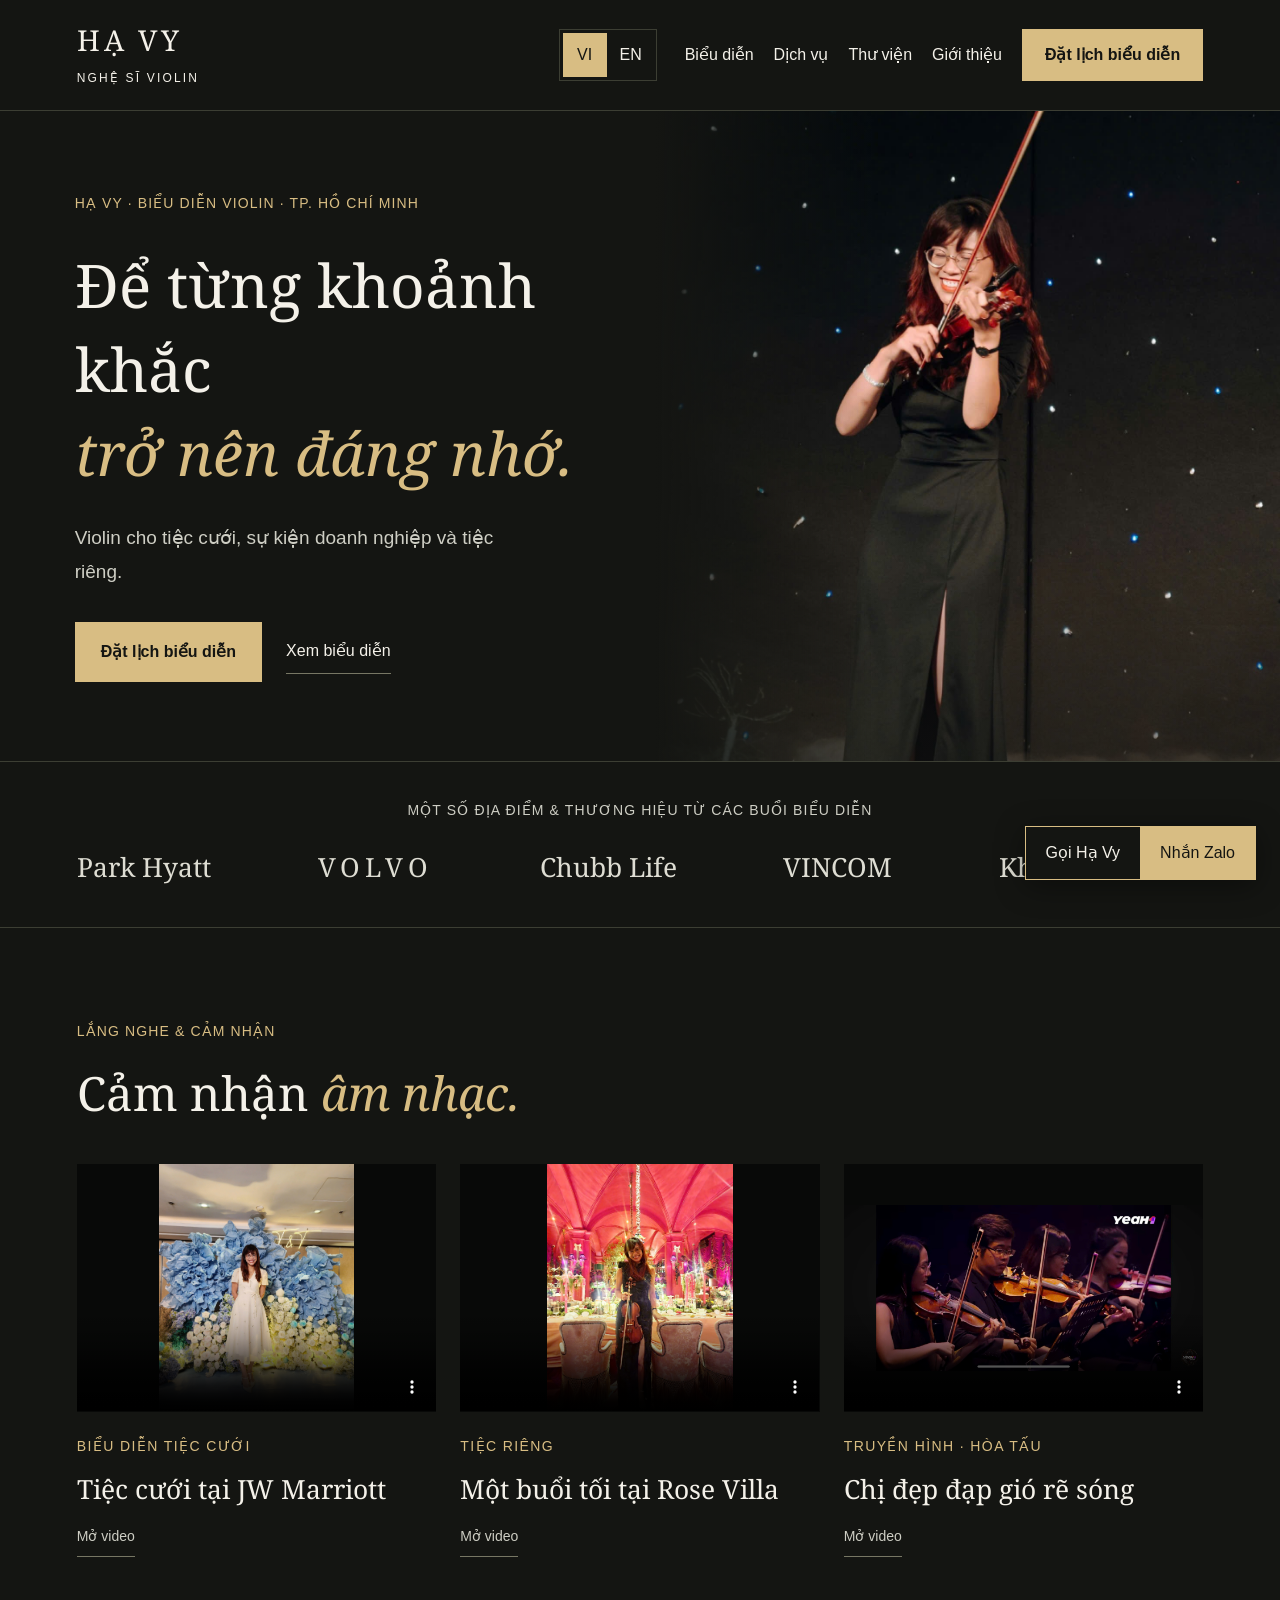
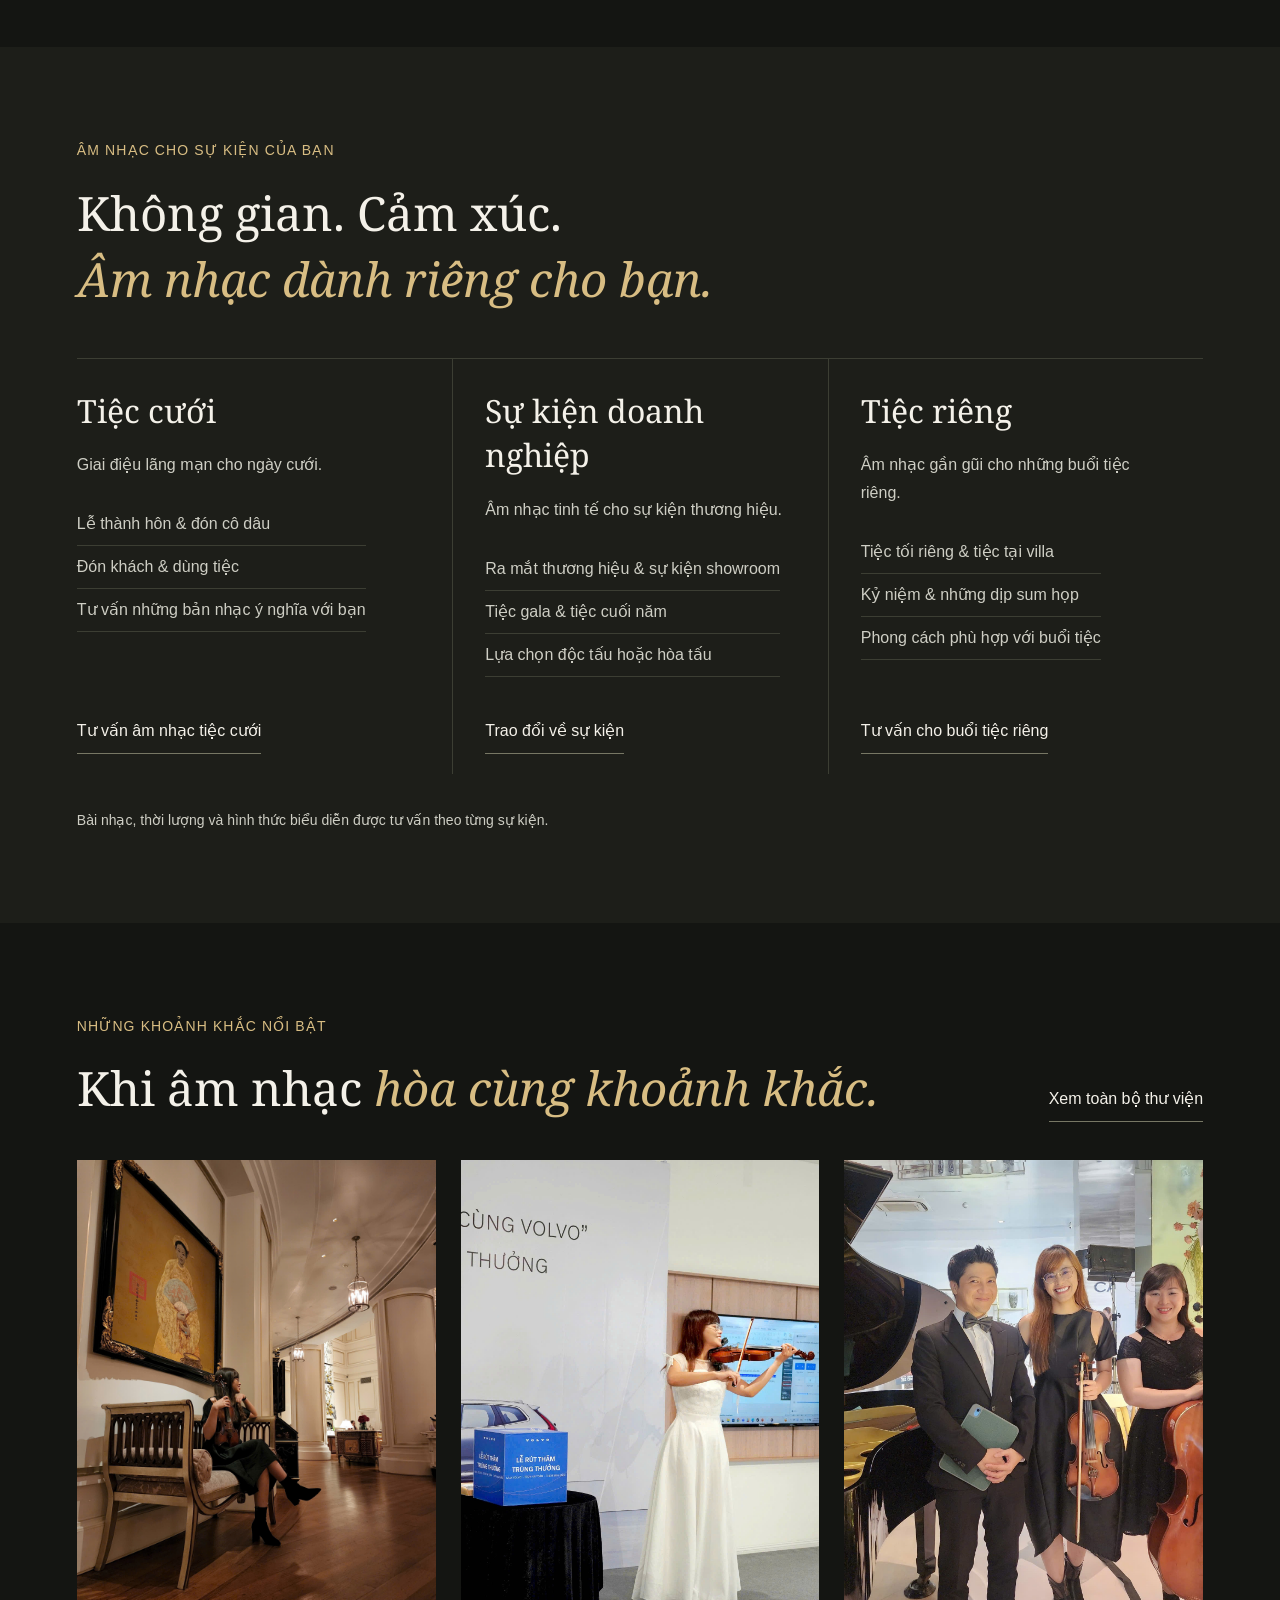
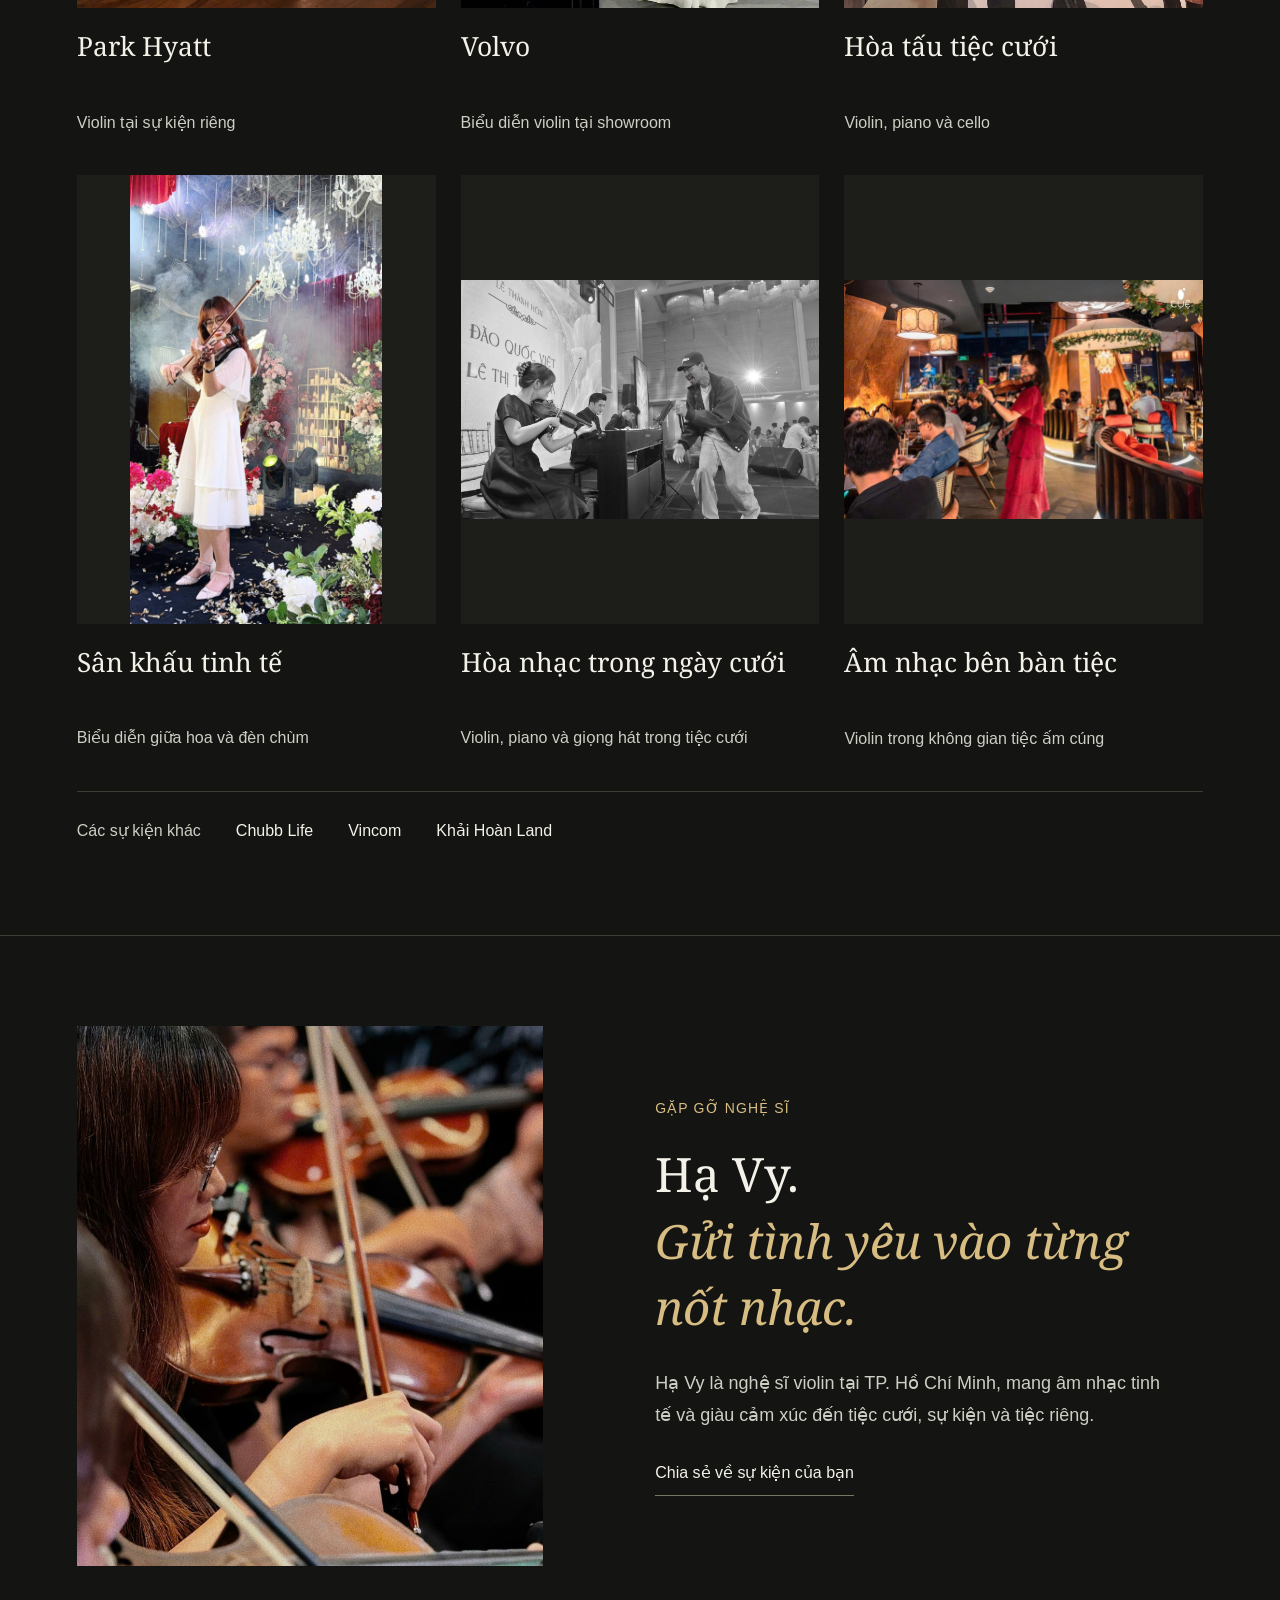
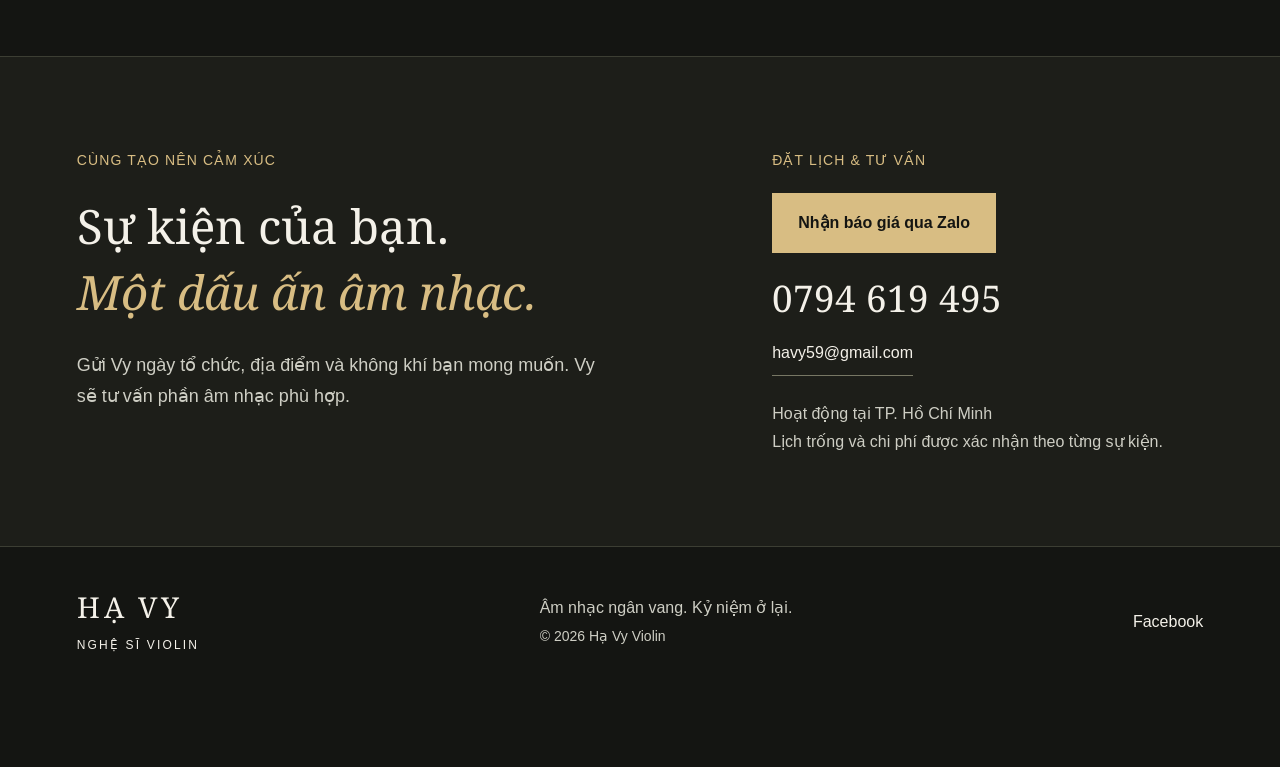
<file: index.html>
<!doctype html>
<html lang="en"><head><meta charset="utf-8"><meta name="viewport" content="width=device-width, initial-scale=1"><meta name="theme-color" content="#141512"><meta name="description" content="Book Hạ Vy for live violin at weddings, corporate events and private celebrations. Watch performances and enquire directly via Zalo or phone."><title>Hạ Vy Violin | Wedding & Event Violinist in Ho Chi Minh City</title><link rel="stylesheet" href="css/booking.css"></head><body><a class="skip-link" href="#main">Skip to content</a>
<header class="site-header"><a class="brand" href="index.html" aria-label="Hạ Vy Violin home">HẠ VY<span>VIOLINIST</span></a><div class="language-switch" role="group" aria-label="Language / Ngôn ngữ"><button type="button" data-language="vi" aria-label="Tiếng Việt" aria-pressed="true">VI</button><button type="button" data-language="en" aria-label="English" aria-pressed="false">EN</button></div><button class="menu-toggle" aria-expanded="false" aria-controls="navigation" hidden>Menu</button><nav id="navigation" aria-label="Main navigation"><a href="index.html#performances">Performances</a><a href="index.html#services">Services</a><a href="gallery.html">Gallery</a><a href="index.html#about">About</a><a class="button small" href="index.html#booking">Book a Show</a></nav></header><main id="main"><section class="hero"><div class="hero-copy"><p class="eyebrow">HẠ VY · LIVE VIOLIN · HO CHI MINH CITY</p><h1>Make the moment<br><em>unforgettable.</em></h1><p class="hero-description">Live violin for weddings, corporate events and private celebrations.</p><div class="actions"><a class="button" href="#booking">Book a Show</a><a class="text-link" href="#performances">Watch performances</a></div></div><div class="hero-image"><img src="images/thanhdi2.jpg" alt="Hạ Vy performing violin in a black evening dress on a softly lit stage" fetchpriority="high" width="1200" height="1600"></div></section>
<section class="proof" aria-label="Selected venues and brands from past performances"><p class="eyebrow">SELECTED VENUES & BRANDS FROM PAST PERFORMANCES</p><div class="brand-row"><span>Park Hyatt</span><span class="volvo">VOLVO</span><span>Chubb Life</span><span>VINCOM</span><span>Khải Hoàn Land</span></div></section>
<section class="section" id="performances"><div class="section-heading"><div><p class="eyebrow">HEAR THE DIFFERENCE</p><h2>Experience the <em>music.</em></h2></div></div><div class="video-grid"><figure class="performance"><video controls playsinline preload="none" poster="images/wedding3.jpg" aria-label="A wedding at JW Marriott"><source src="videos/marriot.mp4" type="video/mp4">Your browser does not support video. <a href="videos/marriot.mp4">Open the performance video</a>.</video><figcaption><span>WEDDING PERFORMANCE</span><h3>A wedding at JW Marriott</h3><a class="text-link video-fallback" href="videos/marriot.mp4">Open video</a></figcaption></figure><figure class="performance"><video controls playsinline preload="none" poster="images/roseVilla.jpg" aria-label="An evening at Rose Villa"><source src="videos/rosevilla.mp4" type="video/mp4">Your browser does not support video. <a href="videos/rosevilla.mp4">Open the performance video</a>.</video><figcaption><span>PRIVATE CELEBRATION</span><h3>An evening at Rose Villa</h3><a class="text-link video-fallback" href="videos/rosevilla.mp4">Open video</a></figcaption></figure><figure class="performance"><video controls playsinline preload="none" poster="images/chidep.jpg" aria-label="Chị đẹp đạp gió rẽ sóng"><source src="videos/chidep.mp4" type="video/mp4">Your browser does not support video. <a href="videos/chidep.mp4">Open the performance video</a>.</video><figcaption><span>TELEVISION · ENSEMBLE PERFORMANCE</span><h3>Chị đẹp đạp gió rẽ sóng</h3><a class="text-link video-fallback" href="videos/chidep.mp4">Open video</a></figcaption></figure></div></section>
<section class="section services" id="services"><div class="section-heading"><div><p class="eyebrow">MUSIC FOR YOUR OCCASION</p><h2>A setting. A feeling.<br><em>Your kind of music.</em></h2></div></div><div class="service-grid"><article><h3>Weddings</h3><p>Romantic music for your wedding day.</p><ul><li>Ceremony & bridal entrance</li><li>Welcome reception & dinner</li><li>Discuss your meaningful song choices</li></ul><a class="text-link" href="#booking">Plan your wedding music</a></article><article><h3>Corporate events</h3><p>Elegant live music for your brand.</p><ul><li>Brand launches & showroom events</li><li>Gala dinners & year-end parties</li><li>Solo violin or ensemble options</li></ul><a class="text-link" href="#booking">Discuss your event</a></article><article><h3>Private celebrations</h3><p>Intimate music for your private celebration.</p><ul><li>Private dinners & villa parties</li><li>Anniversaries & intimate celebrations</li><li>A mood and format tailored to you</li></ul><a class="text-link" href="#booking">Create your private moment</a></article></div><p class="service-note">Repertoire, duration and performance arrangements are tailored to your event.</p></section>
<section class="section" id="gallery"><div class="section-heading"><div><p class="eyebrow">SELECTED MOMENTS</p><h2>Music meets <em>the occasion.</em></h2></div><a class="text-link" href="gallery.html">Explore the full gallery</a></div><div class="gallery-grid"><figure class="gallery-item"><a href="images/img5.jpg" target="_blank" rel="noopener noreferrer" aria-label="View full image: Park Hyatt"><img src="images/img5.jpg" alt="Park Hyatt — Violin for a private event" loading="lazy" width="900" height="1050"></a><figcaption><h3>Park Hyatt</h3><p>Violin for a private event</p></figcaption></figure><figure class="gallery-item"><a href="images/volvo.jpg" target="_blank" rel="noopener noreferrer" aria-label="View full image: Volvo"><img src="images/volvo.jpg" alt="Volvo — Live violin in a showroom setting" loading="lazy" width="900" height="1050"></a><figcaption><h3>Volvo</h3><p>Live violin in a showroom setting</p></figcaption></figure><figure class="gallery-item"><a href="images/img8.jpg" target="_blank" rel="noopener noreferrer" aria-label="View full image: Wedding ensemble"><img src="images/img8.jpg" alt="Wedding ensemble — Violin, piano and cello" loading="lazy" width="900" height="1050"></a><figcaption><h3>Wedding ensemble</h3><p>Violin, piano and cello</p></figcaption></figure><div class="new-photo"><figure class="gallery-item"><a href="images/ha-vy-floral-stage.jpg" target="_blank" rel="noopener noreferrer" aria-label="View full image: An elegant stage"><img src="images/ha-vy-floral-stage.jpg" alt="Hạ Vy — Live violin among flowers and chandeliers" loading="lazy" width="1080" height="1920"></a><figcaption><h3>An elegant stage</h3><p>Live violin among flowers and chandeliers</p></figcaption></figure></div><div class="new-photo"><figure class="gallery-item"><a href="images/ha-vy-wedding-band.jpg" target="_blank" rel="noopener noreferrer" aria-label="View full image: Wedding music, together"><img src="images/ha-vy-wedding-band.jpg" alt="Hạ Vy — Violin, piano and vocals at a wedding celebration" loading="lazy" width="2560" height="1703"></a><figcaption><h3>Wedding music, together</h3><p>Violin, piano and vocals at a wedding celebration</p></figcaption></figure></div><div class="new-photo"><figure class="gallery-item"><a href="images/ha-vy-dining-performance.jpg" target="_blank" rel="noopener noreferrer" aria-label="View full image: Music at the table"><img src="images/ha-vy-dining-performance.jpg" alt="Hạ Vy — Live violin in a warm dining setting" loading="lazy" width="1440" height="960"></a><figcaption><h3>Music at the table</h3><p>Live violin in a warm dining setting</p></figcaption></figure></div></div><div class="event-strip"><span>Also on stage for</span><a href="gallery.html#chubb-life">Chubb Life</a><a href="gallery.html#vincom">Vincom</a><a href="gallery.html#khai-hoan-land">Khải Hoàn Land</a></div></section>
<section class="about section" id="about"><img src="images/ha-vy-violin-closeup.jpg" alt="Hạ Vy playing violin alongside other string musicians" loading="lazy" width="900" height="1200"><div><p class="eyebrow">MEET THE ARTIST</p><h2>Hạ Vy.<br><em>A love for every note.</em></h2><p>I’m Hạ Vy, a violinist in Ho Chi Minh City. I bring warmth and elegance to weddings, events and private celebrations.</p><a class="text-link" href="#booking">Let’s talk about your event</a></div></section><section class="booking section" id="booking"><div><p class="eyebrow">LET’S SET THE TONE</p><h2>Your occasion.<br><em>A beautiful soundtrack.</em></h2><p>Share your date, venue and the mood you have in mind. Hạ Vy will help you choose the music.</p></div><div class="booking-contact"><p class="eyebrow">BOOKINGS & ENQUIRIES</p><a class="button" href="https://zalo.me/0794619495" target="_blank" rel="noopener noreferrer">Get a Quote on Zalo</a><a class="phone" href="tel:+84794619495">0794 619 495</a><a class="text-link" href="mailto:havy59@gmail.com?subject=Violin%20performance%20enquiry">havy59@gmail.com</a><p>Based in Ho Chi Minh City<br>Availability and pricing confirmed for each event.</p></div></section></main><footer class="site-footer"><a class="brand" href="index.html">HẠ VY<span>VIOLINIST</span></a><p>Live music. Lasting memories.<br><small>© <span data-year>2026</span> Hạ Vy Violin</small></p><a href="https://www.facebook.com/vy.vuvo.7/" target="_blank" rel="noopener noreferrer">Facebook</a></footer><aside class="contact-dock" aria-label="Quick booking"><a href="tel:+84794619495">Call Hạ Vy</a><a href="https://zalo.me/0794619495" target="_blank" rel="noopener noreferrer">Chat on Zalo</a></aside><script src="js/booking.js" defer></script><script src="js/language.js" defer></script></body></html>
</file>
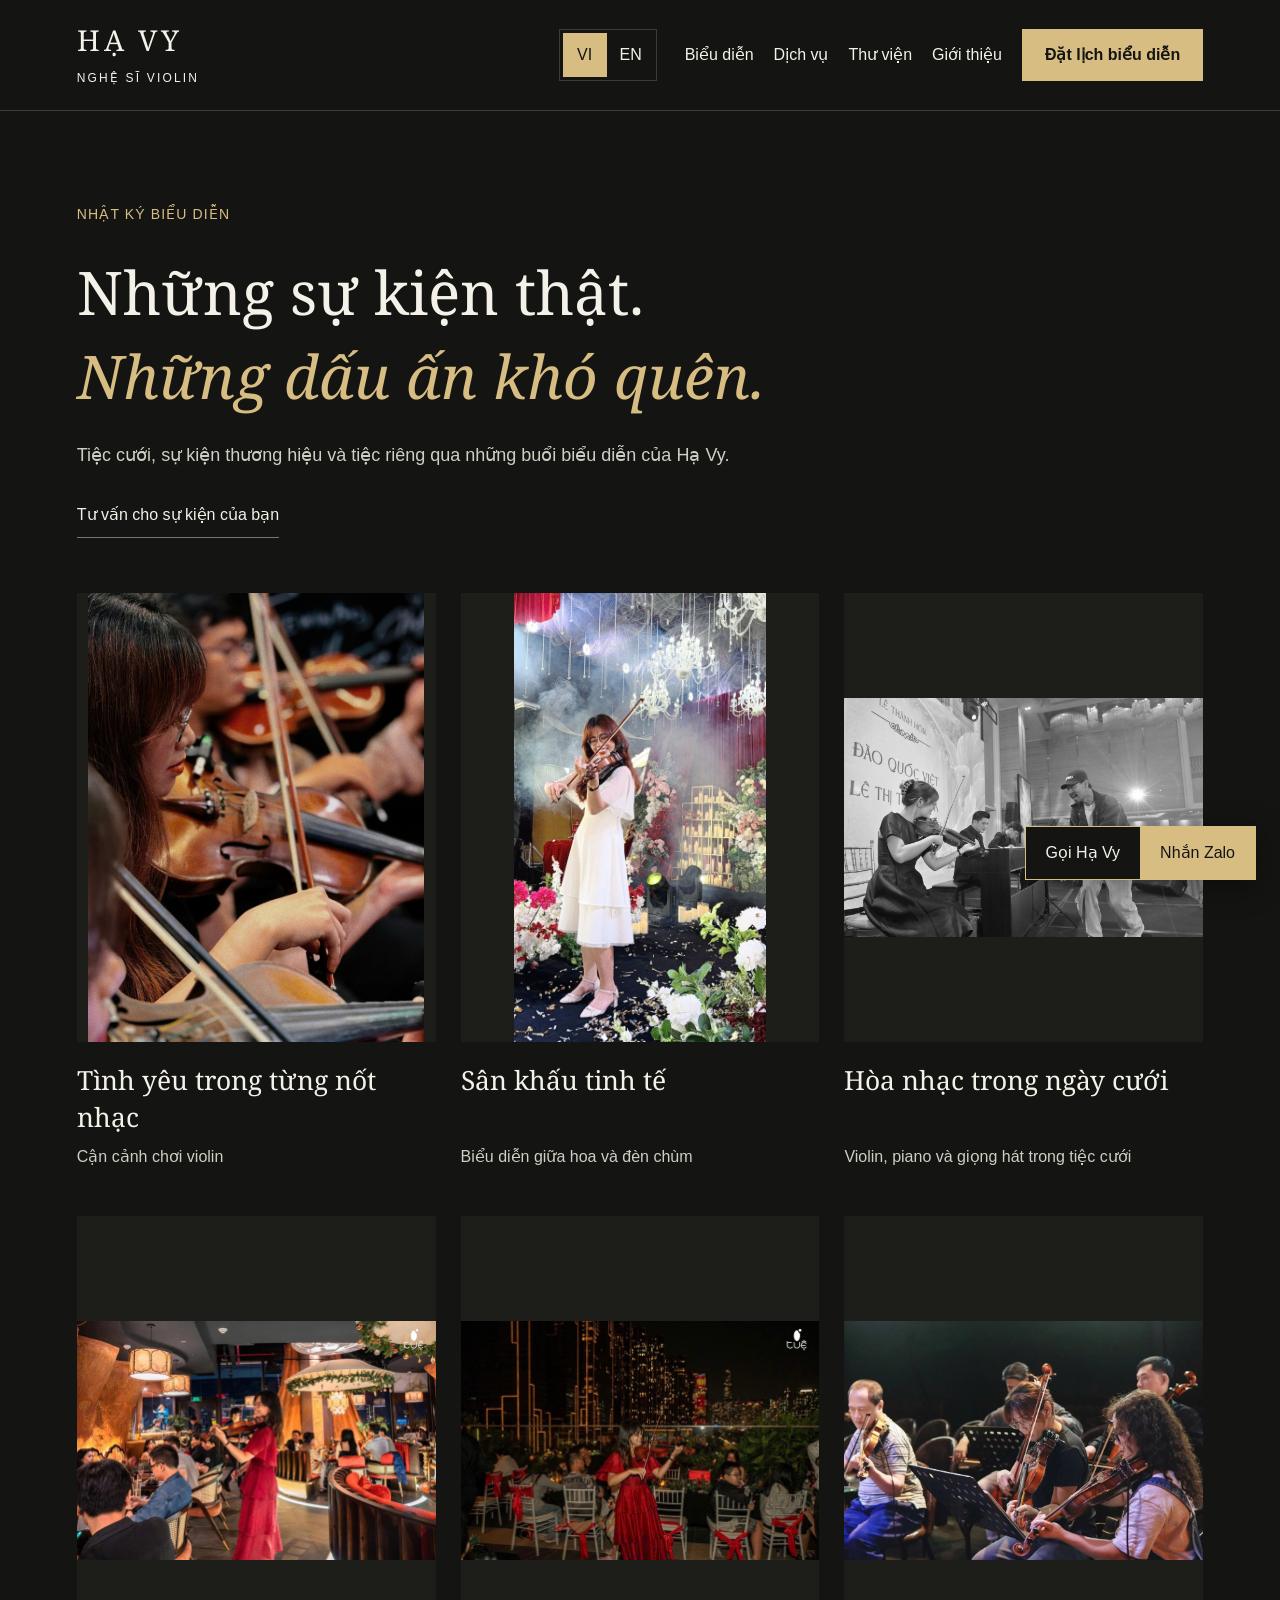
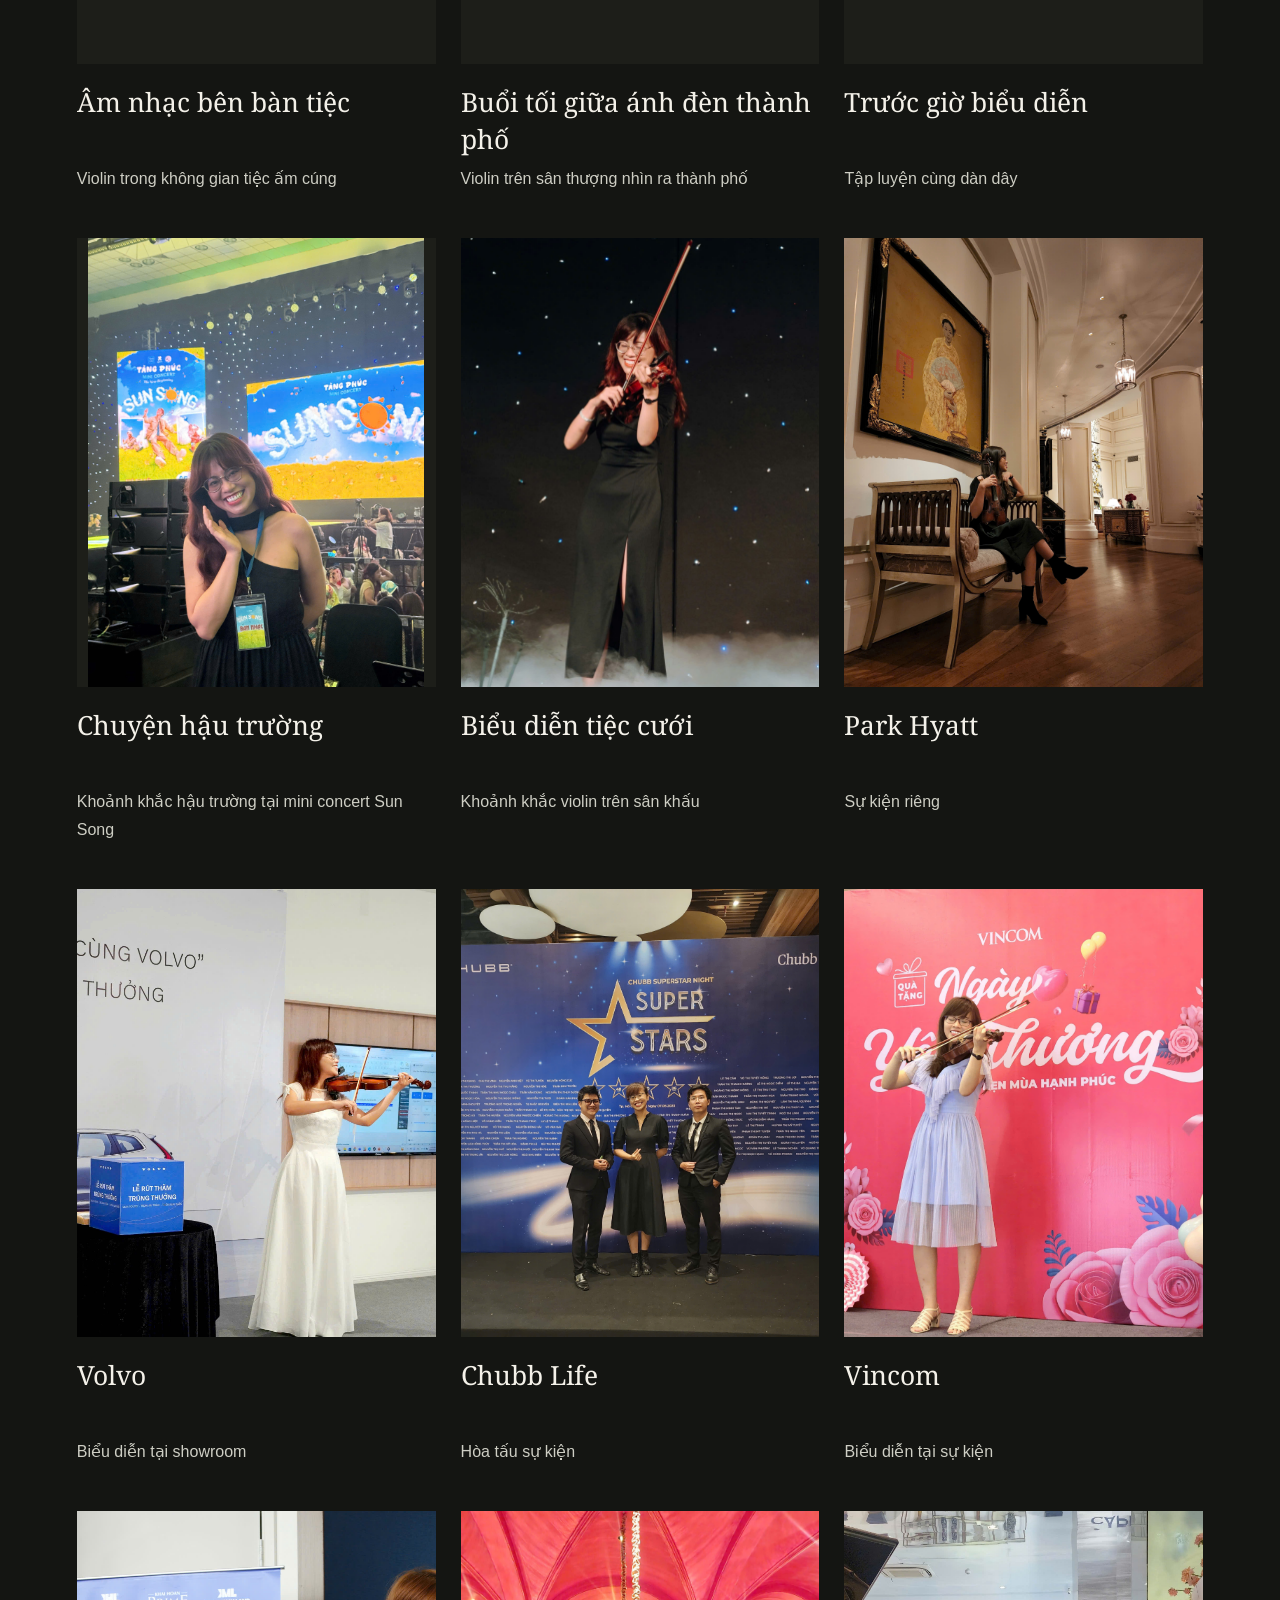
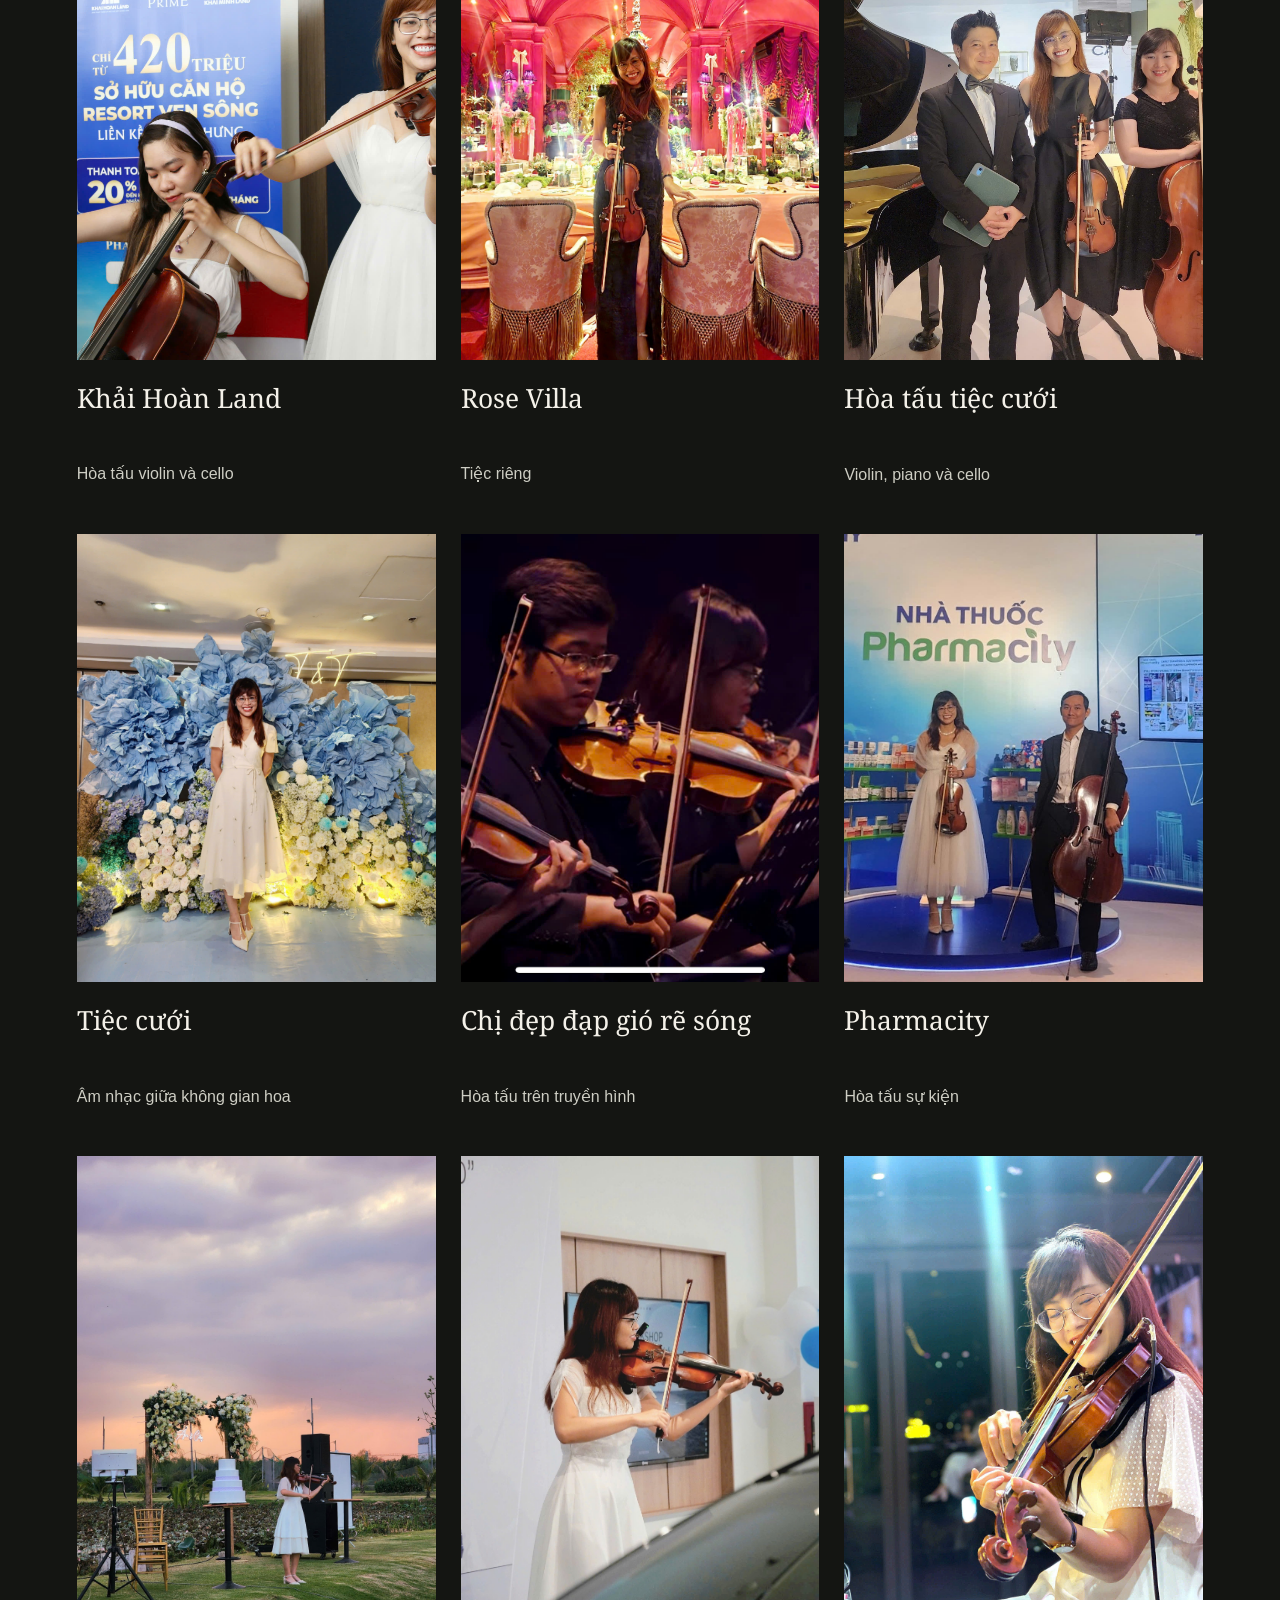
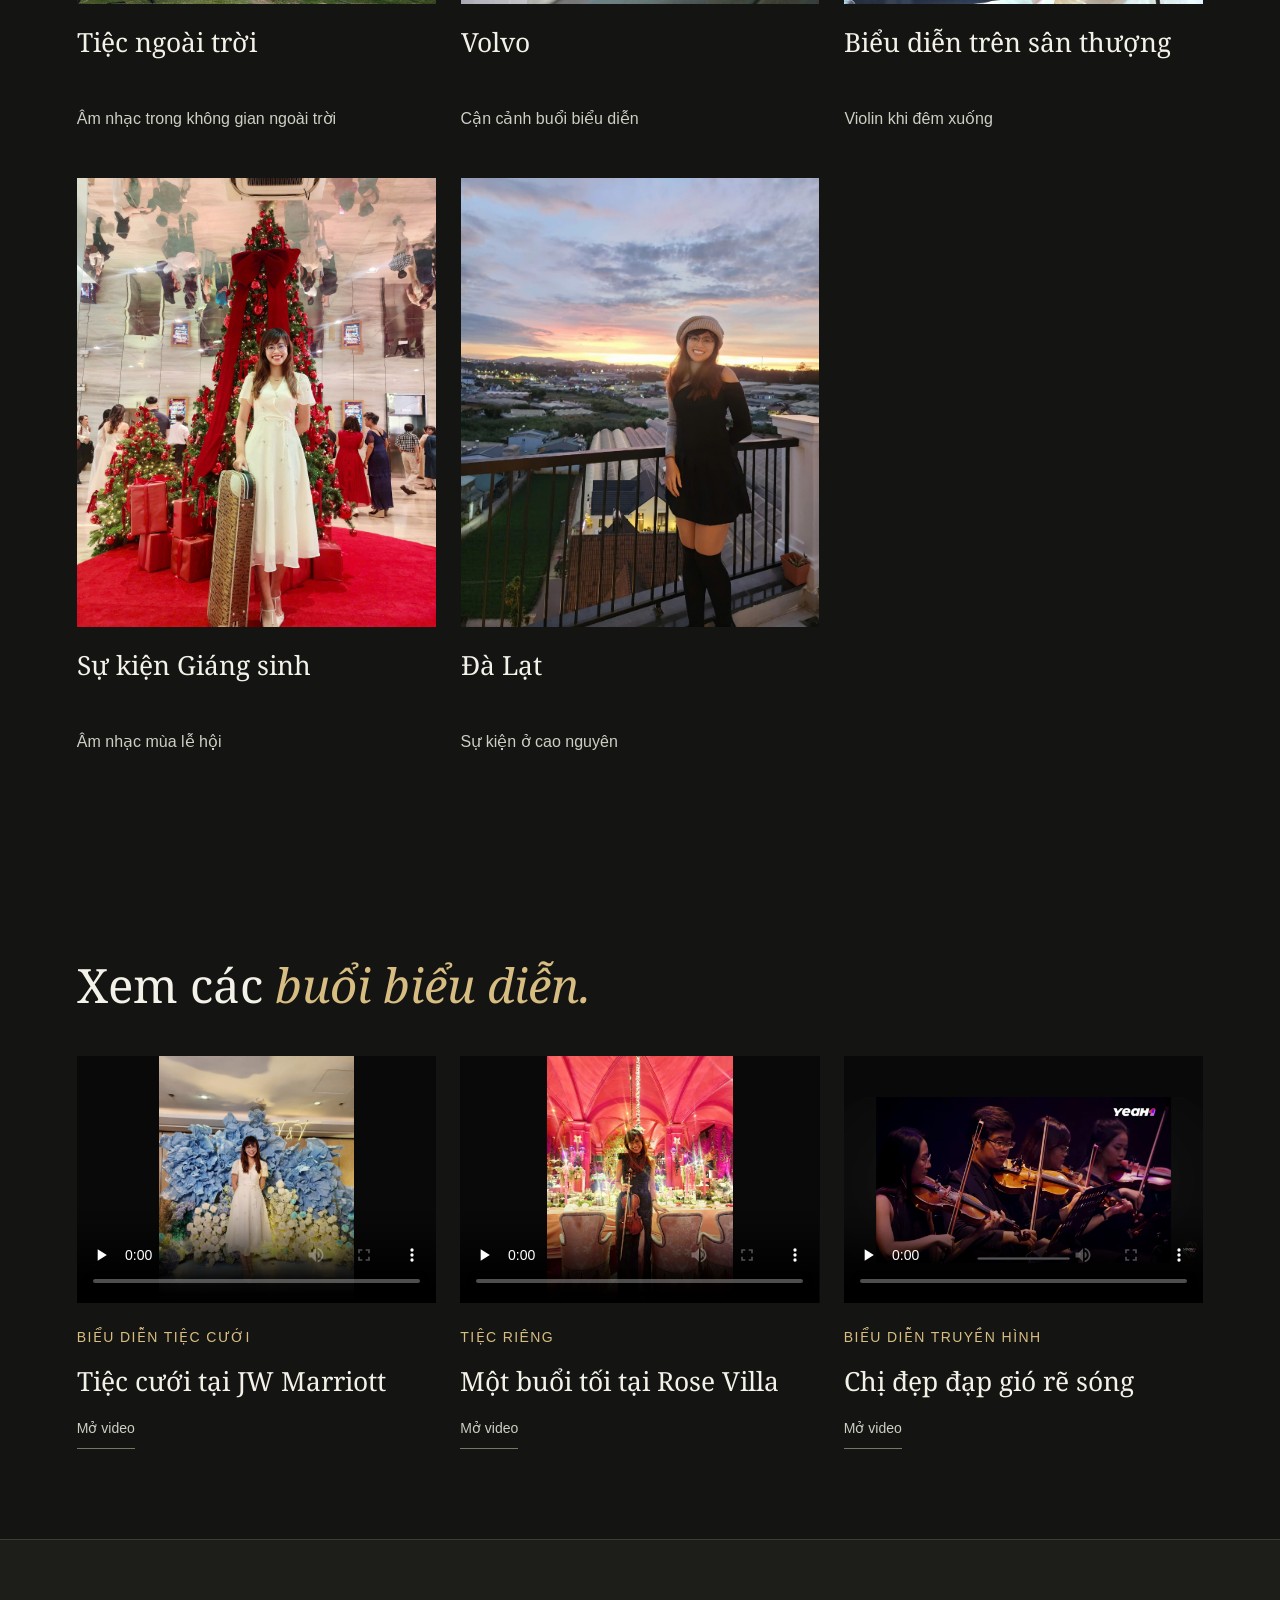
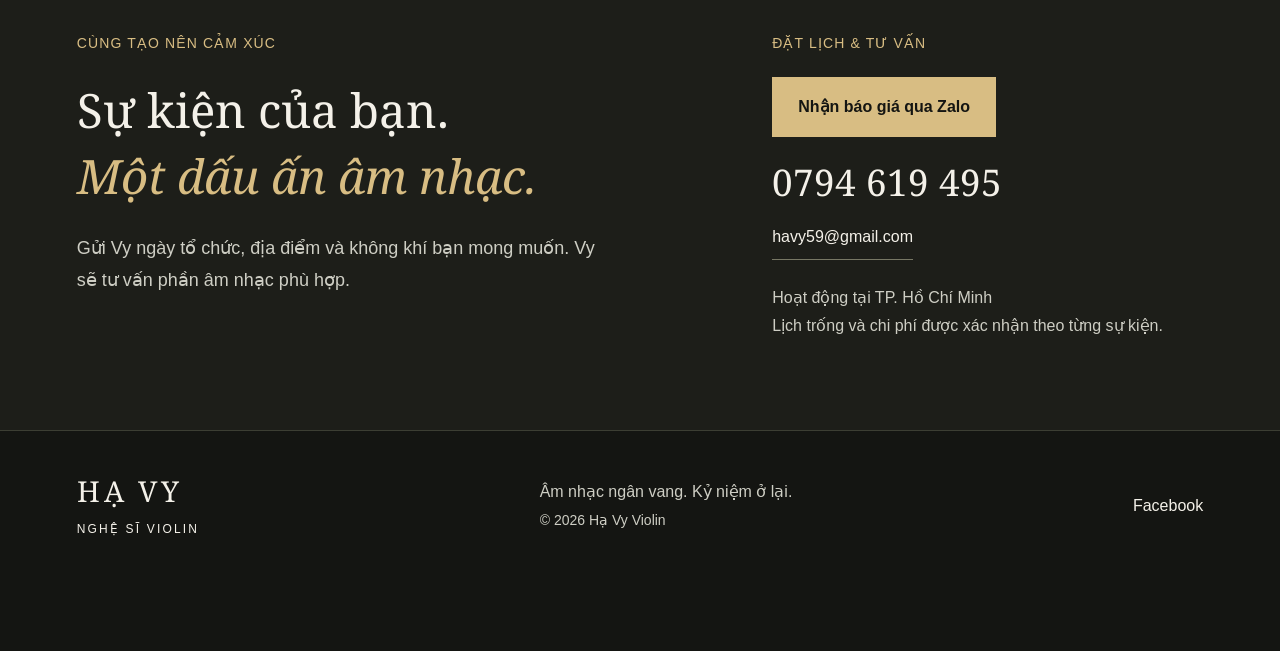
<file: gallery.html>
<!doctype html>
<html lang="en"><head><meta charset="utf-8"><meta name="viewport" content="width=device-width, initial-scale=1"><meta name="theme-color" content="#141512"><meta name="description" content="Explore Hạ Vy’s live violin performances at weddings, Park Hyatt, Volvo, Chubb Life, Vincom and private events."><title>Performance Gallery | Hạ Vy Violin</title><link rel="stylesheet" href="css/booking.css"></head><body><a class="skip-link" href="#main">Skip to content</a>
<header class="site-header"><a class="brand" href="index.html" aria-label="Hạ Vy Violin home">HẠ VY<span>VIOLINIST</span></a><div class="language-switch" role="group" aria-label="Language / Ngôn ngữ"><button type="button" data-language="vi" aria-label="Tiếng Việt" aria-pressed="true">VI</button><button type="button" data-language="en" aria-label="English" aria-pressed="false">EN</button></div><button class="menu-toggle" aria-expanded="false" aria-controls="navigation" hidden>Menu</button><nav id="navigation" aria-label="Main navigation"><a href="index.html#performances">Performances</a><a href="index.html#services">Services</a><a href="gallery.html">Gallery</a><a href="index.html#about">About</a><a class="button small" href="index.html#booking">Book a Show</a></nav></header><main id="main"><section class="section gallery-intro"><p class="eyebrow">THE PERFORMANCE JOURNAL</p><h1>Real occasions.<br><em>Lasting impressions.</em></h1><p>Weddings, brand events and private celebrations through Hạ Vy’s music.</p><a class="text-link" href="index.html#booking">Enquire about your event</a></section><section class="section gallery-page" aria-label="Performance photographs"><div class="new-photo"><figure class="gallery-item"><a href="images/ha-vy-violin-closeup.jpg" target="_blank" rel="noopener noreferrer" aria-label="View full image: A love for every note"><img src="images/ha-vy-violin-closeup.jpg" alt="Hạ Vy — A close-up of violin playing" loading="lazy" width="1536" height="2048"></a><figcaption><h3>A love for every note</h3><p>A close-up of violin playing</p></figcaption></figure></div><div class="new-photo"><figure class="gallery-item"><a href="images/ha-vy-floral-stage.jpg" target="_blank" rel="noopener noreferrer" aria-label="View full image: An elegant stage"><img src="images/ha-vy-floral-stage.jpg" alt="Hạ Vy — Live violin among flowers and chandeliers" loading="lazy" width="1080" height="1920"></a><figcaption><h3>An elegant stage</h3><p>Live violin among flowers and chandeliers</p></figcaption></figure></div><div class="new-photo"><figure class="gallery-item"><a href="images/ha-vy-wedding-band.jpg" target="_blank" rel="noopener noreferrer" aria-label="View full image: Wedding music, together"><img src="images/ha-vy-wedding-band.jpg" alt="Hạ Vy — Violin, piano and vocals at a wedding celebration" loading="lazy" width="2560" height="1703"></a><figcaption><h3>Wedding music, together</h3><p>Violin, piano and vocals at a wedding celebration</p></figcaption></figure></div><div class="new-photo"><figure class="gallery-item"><a href="images/ha-vy-dining-performance.jpg" target="_blank" rel="noopener noreferrer" aria-label="View full image: Music at the table"><img src="images/ha-vy-dining-performance.jpg" alt="Hạ Vy — Live violin in a warm dining setting" loading="lazy" width="1440" height="960"></a><figcaption><h3>Music at the table</h3><p>Live violin in a warm dining setting</p></figcaption></figure></div><div class="new-photo"><figure class="gallery-item"><a href="images/ha-vy-rooftop-evening.jpg" target="_blank" rel="noopener noreferrer" aria-label="View full image: An evening above the city"><img src="images/ha-vy-rooftop-evening.jpg" alt="Hạ Vy — Violin with a rooftop skyline backdrop" loading="lazy" width="1440" height="960"></a><figcaption><h3>An evening above the city</h3><p>Violin with a rooftop skyline backdrop</p></figcaption></figure></div><div class="new-photo"><figure class="gallery-item"><a href="images/ha-vy-ensemble-rehearsal.jpg" target="_blank" rel="noopener noreferrer" aria-label="View full image: Before the performance"><img src="images/ha-vy-ensemble-rehearsal.jpg" alt="Hạ Vy — Rehearsing with the string ensemble" loading="lazy" width="2048" height="1365"></a><figcaption><h3>Before the performance</h3><p>Rehearsing with the string ensemble</p></figcaption></figure></div><div class="new-photo"><figure class="gallery-item"><a href="images/ha-vy-concert-backstage.jpg" target="_blank" rel="noopener noreferrer" aria-label="View full image: Behind the scenes"><img src="images/ha-vy-concert-backstage.jpg" alt="Hạ Vy — A backstage moment at the Sun Song mini concert" loading="lazy" width="1920" height="2560"></a><figcaption><h3>Behind the scenes</h3><p>A backstage moment at the Sun Song mini concert</p></figcaption></figure></div><div><figure class="gallery-item"><a href="images/thanhdi2.jpg" target="_blank" rel="noopener noreferrer" aria-label="View full image: Wedding performance"><img src="images/thanhdi2.jpg" alt="Wedding performance — A live violin moment on stage" loading="lazy" width="900" height="1050"></a><figcaption><h3>Wedding performance</h3><p>A live violin moment on stage</p></figcaption></figure></div><div><figure class="gallery-item"><a href="images/img5.jpg" target="_blank" rel="noopener noreferrer" aria-label="View full image: Park Hyatt"><img src="images/img5.jpg" alt="Park Hyatt — Private event" loading="lazy" width="900" height="1050"></a><figcaption><h3>Park Hyatt</h3><p>Private event</p></figcaption></figure></div><div><figure class="gallery-item"><a href="images/volvo.jpg" target="_blank" rel="noopener noreferrer" aria-label="View full image: Volvo"><img src="images/volvo.jpg" alt="Volvo — Showroom performance" loading="lazy" width="900" height="1050"></a><figcaption><h3>Volvo</h3><p>Showroom performance</p></figcaption></figure></div><div id="chubb-life"><figure class="gallery-item"><a href="images/img11.jpg" target="_blank" rel="noopener noreferrer" aria-label="View full image: Chubb Life"><img src="images/img11.jpg" alt="Chubb Life — Event ensemble" loading="lazy" width="900" height="1050"></a><figcaption><h3>Chubb Life</h3><p>Event ensemble</p></figcaption></figure></div><div id="vincom"><figure class="gallery-item"><a href="images/img7.jpg" target="_blank" rel="noopener noreferrer" aria-label="View full image: Vincom"><img src="images/img7.jpg" alt="Vincom — Live event performance" loading="lazy" width="900" height="1050"></a><figcaption><h3>Vincom</h3><p>Live event performance</p></figcaption></figure></div><div id="khai-hoan-land"><figure class="gallery-item"><a href="images/img14.jpg" target="_blank" rel="noopener noreferrer" aria-label="View full image: Khải Hoàn Land"><img src="images/img14.jpg" alt="Khải Hoàn Land — Violin and cello performance" loading="lazy" width="900" height="1050"></a><figcaption><h3>Khải Hoàn Land</h3><p>Violin and cello performance</p></figcaption></figure></div><div><figure class="gallery-item"><a href="images/roseVilla.jpg" target="_blank" rel="noopener noreferrer" aria-label="View full image: Rose Villa"><img src="images/roseVilla.jpg" alt="Rose Villa — Private celebration" loading="lazy" width="900" height="1050"></a><figcaption><h3>Rose Villa</h3><p>Private celebration</p></figcaption></figure></div><div><figure class="gallery-item"><a href="images/tamtau.jpg" target="_blank" rel="noopener noreferrer" aria-label="View full image: Wedding ensemble"><img src="images/tamtau.jpg" alt="Wedding ensemble — Violin, piano and cello" loading="lazy" width="900" height="1050"></a><figcaption><h3>Wedding ensemble</h3><p>Violin, piano and cello</p></figcaption></figure></div><div><figure class="gallery-item"><a href="images/wedding3.jpg" target="_blank" rel="noopener noreferrer" aria-label="View full image: Wedding celebration"><img src="images/wedding3.jpg" alt="Wedding celebration — A floral setting for live music" loading="lazy" width="900" height="1050"></a><figcaption><h3>Wedding celebration</h3><p>A floral setting for live music</p></figcaption></figure></div><div><figure class="gallery-item"><a href="images/chidep.jpg" target="_blank" rel="noopener noreferrer" aria-label="View full image: Chị đẹp đạp gió rẽ sóng"><img src="images/chidep.jpg" alt="Chị đẹp đạp gió rẽ sóng — Television ensemble performance" loading="lazy" width="900" height="1050"></a><figcaption><h3>Chị đẹp đạp gió rẽ sóng</h3><p>Television ensemble performance</p></figcaption></figure></div><div><figure class="gallery-item"><a href="images/pharmacity.jpg" target="_blank" rel="noopener noreferrer" aria-label="View full image: Pharmacity"><img src="images/pharmacity.jpg" alt="Pharmacity — Event ensemble" loading="lazy" width="900" height="1050"></a><figcaption><h3>Pharmacity</h3><p>Event ensemble</p></figcaption></figure></div><div><figure class="gallery-item"><a href="images/golf.jpg" target="_blank" rel="noopener noreferrer" aria-label="View full image: Outdoor celebration"><img src="images/golf.jpg" alt="Outdoor celebration — Live music in an open-air setting" loading="lazy" width="900" height="1050"></a><figcaption><h3>Outdoor celebration</h3><p>Live music in an open-air setting</p></figcaption></figure></div><div><figure class="gallery-item"><a href="images/volvo2.jpg" target="_blank" rel="noopener noreferrer" aria-label="View full image: Volvo"><img src="images/volvo2.jpg" alt="Volvo — A closer look at the performance" loading="lazy" width="900" height="1050"></a><figcaption><h3>Volvo</h3><p>A closer look at the performance</p></figcaption></figure></div><div><figure class="gallery-item"><a href="images/wedding2.jpg" target="_blank" rel="noopener noreferrer" aria-label="View full image: Rooftop performance"><img src="images/wedding2.jpg" alt="Rooftop performance — Live violin after dark" loading="lazy" width="900" height="1050"></a><figcaption><h3>Rooftop performance</h3><p>Live violin after dark</p></figcaption></figure></div><div><figure class="gallery-item"><a href="images/noel.jpg" target="_blank" rel="noopener noreferrer" aria-label="View full image: Christmas event"><img src="images/noel.jpg" alt="Christmas event — Music for the festive season" loading="lazy" width="900" height="1050"></a><figcaption><h3>Christmas event</h3><p>Music for the festive season</p></figcaption></figure></div><div><figure class="gallery-item"><a href="images/dalat.jpg" target="_blank" rel="noopener noreferrer" aria-label="View full image: Đà Lạt"><img src="images/dalat.jpg" alt="Đà Lạt — An event in the highlands" loading="lazy" width="900" height="1050"></a><figcaption><h3>Đà Lạt</h3><p>An event in the highlands</p></figcaption></figure></div></section><section class="section" id="performances"><div class="section-heading"><h2>Watch the <em>performances.</em></h2></div><div class="video-grid"><figure class="performance"><video controls playsinline preload="none" poster="images/wedding3.jpg" aria-label="A wedding at JW Marriott"><source src="videos/marriot.mp4" type="video/mp4">Your browser does not support video. <a href="videos/marriot.mp4">Open the performance video</a>.</video><figcaption><span>WEDDING PERFORMANCE</span><h3>A wedding at JW Marriott</h3><a class="text-link video-fallback" href="videos/marriot.mp4">Open video</a></figcaption></figure><figure class="performance"><video controls playsinline preload="none" poster="images/roseVilla.jpg" aria-label="An evening at Rose Villa"><source src="videos/rosevilla.mp4" type="video/mp4">Your browser does not support video. <a href="videos/rosevilla.mp4">Open the performance video</a>.</video><figcaption><span>PRIVATE CELEBRATION</span><h3>An evening at Rose Villa</h3><a class="text-link video-fallback" href="videos/rosevilla.mp4">Open video</a></figcaption></figure><figure class="performance"><video controls playsinline preload="none" poster="images/chidep.jpg" aria-label="Chị đẹp đạp gió rẽ sóng"><source src="videos/chidep.mp4" type="video/mp4">Your browser does not support video. <a href="videos/chidep.mp4">Open the performance video</a>.</video><figcaption><span>TELEVISION PERFORMANCE</span><h3>Chị đẹp đạp gió rẽ sóng</h3><a class="text-link video-fallback" href="videos/chidep.mp4">Open video</a></figcaption></figure></div></section><section class="booking section" id="booking"><div><p class="eyebrow">LET’S SET THE TONE</p><h2>Your occasion.<br><em>A beautiful soundtrack.</em></h2><p>Share your date, venue and the mood you have in mind. Hạ Vy will help you choose the music.</p></div><div class="booking-contact"><p class="eyebrow">BOOKINGS & ENQUIRIES</p><a class="button" href="https://zalo.me/0794619495" target="_blank" rel="noopener noreferrer">Get a Quote on Zalo</a><a class="phone" href="tel:+84794619495">0794 619 495</a><a class="text-link" href="mailto:havy59@gmail.com?subject=Violin%20performance%20enquiry">havy59@gmail.com</a><p>Based in Ho Chi Minh City<br>Availability and pricing confirmed for each event.</p></div></section></main><footer class="site-footer"><a class="brand" href="index.html">HẠ VY<span>VIOLINIST</span></a><p>Live music. Lasting memories.<br><small>© <span data-year>2026</span> Hạ Vy Violin</small></p><a href="https://www.facebook.com/vy.vuvo.7/" target="_blank" rel="noopener noreferrer">Facebook</a></footer><aside class="contact-dock" aria-label="Quick booking"><a href="tel:+84794619495">Call Hạ Vy</a><a href="https://zalo.me/0794619495" target="_blank" rel="noopener noreferrer">Chat on Zalo</a></aside><script src="js/booking.js" defer></script><script src="js/language.js" defer></script></body></html>
</file>
<file: css/booking.css>
:root{--bg:#141512;--surface:#1d1e19;--text:#f4f1e9;--muted:#bdbdb1;--gold:#d8bd83;--line:#3c3e33;--serif:Georgia,'Times New Roman',serif}*{box-sizing:border-box}html{scroll-behavior:smooth;scroll-padding-top:110px}body{margin:0;background:var(--bg);color:var(--text);font:16px/1.7 Arial,Helvetica,sans-serif}a{color:inherit;text-decoration:none}a:hover{color:var(--gold)}button,a{-webkit-tap-highlight-color:transparent}a:focus-visible,button:focus-visible,video:focus-visible{outline:3px solid var(--gold);outline-offset:5px}img{display:block;max-width:100%;object-fit:cover}h1,h2,h3,p,figure{margin:0}h1,h2,h3{font-family:var(--serif);font-weight:400;line-height:1.12}h1{font-size:clamp(3rem,5.6vw,6rem);letter-spacing:-.055em}h2{font-size:clamp(2.35rem,3.7vw,4rem);letter-spacing:-.04em}h3{font-size:1.65rem}em{font-weight:400;color:var(--gold)}p{color:var(--muted)}.eyebrow{font-size:.75rem;letter-spacing:.19em;color:var(--gold);line-height:1.8}.section{max-width:1440px;margin:auto;padding:90px 6%}.site-header{min-height:100px;padding:20px 6%;display:flex;align-items:center;justify-content:space-between;gap:28px;border-bottom:1px solid var(--line);background:var(--bg);position:relative;z-index:10}.brand{font:1.8rem/1 var(--serif);letter-spacing:.13em;white-space:nowrap}.brand span{display:block;font: .625rem/1.8 Arial,sans-serif;letter-spacing:.3em;margin-top:8px}.site-header nav{display:flex;align-items:center;gap:30px;font-size:.875rem}.button{display:inline-flex;justify-content:center;align-items:center;gap:32px;padding:15px 25px;border:1px solid var(--gold);background:var(--gold);color:var(--bg);font-size:.875rem;font-weight:600;min-height:48px;transition:background .2s,color .2s}.button:hover{color:var(--text);background:transparent}.button.small{padding:11px 22px}.text-link{font-size:.875rem;display:inline-block;padding:8px 0;border-bottom:1px solid #777764}.hero{max-width:1600px;margin:auto;display:grid;grid-template-columns:1.05fr 1fr;min-height:650px}.hero-copy{padding:90px 5% 55px 11.4%;align-self:center;position:relative;z-index:1}.hero h1{margin:26px 0}.hero-description{max-width:440px}.actions{display:flex;gap:28px;align-items:center;flex-wrap:wrap;margin-top:34px}.hero-footnote{font-size:.7rem;letter-spacing:.13em;margin-top:72px}.hero-footnote span{padding:0 9px;color:var(--gold)}.hero-image{position:relative;min-width:0;min-height:650px}.hero-image img{width:100%;height:100%;position:absolute;object-position:50% 38%}.hero-image:after{content:'';position:absolute;inset:0;background:linear-gradient(90deg,var(--bg),transparent 35%),linear-gradient(0deg,rgba(20,21,18,.55),transparent 35%)}.image-note{position:absolute;bottom:35px;right:9%;z-index:1;font-size:.7rem;letter-spacing:.22em}.proof{padding:35px 6% 42px;text-align:center;border-top:1px solid var(--line);border-bottom:1px solid var(--line)}.proof .eyebrow{color:var(--muted);font-size:.7rem}.brand-row{max-width:1200px;margin:25px auto 0;display:flex;justify-content:space-between;align-items:center;gap:25px;flex-wrap:wrap}.brand-row span{font:1.65rem var(--serif);color:#deddd3}.brand-row .volvo{letter-spacing:.2em}.section-heading{display:flex;align-items:flex-end;justify-content:space-between;gap:30px;margin-bottom:38px}.section-heading h2{margin-top:16px}.section-heading>p{font-size:.875rem;max-width:350px}.video-grid{display:grid;grid-template-columns:repeat(3,minmax(0,1fr));gap:24px}.performance video{width:100%;aspect-ratio:16/11;display:block;background:#080908;object-fit:contain}.performance figcaption{padding-top:18px}.performance figcaption>span{font-size:.7rem;color:var(--gold);letter-spacing:.13em}.performance h3{font-size:1.3rem;margin-top:10px;line-height:1.35}.video-fallback{font-size:.75rem;margin-top:8px;color:var(--muted)}.services{max-width:none;background:var(--surface)}.service-grid{display:grid;grid-template-columns:repeat(3,minmax(0,1fr));border-top:1px solid var(--line);margin-top:45px}.service-grid article{padding:35px 32px 20px 0;display:flex;flex-direction:column;align-items:flex-start}.service-grid article+article{padding-left:32px;border-left:1px solid var(--line)}.service-number{font:1.5rem var(--serif);color:var(--gold);margin-bottom:28px}.service-grid h3{margin-bottom:18px;font-size:1.9rem}.service-grid p{font-size:.9375rem}.service-grid ul{list-style:none;padding:0;margin:24px 0 32px;color:var(--muted);font-size:.875rem}.service-grid li{padding:7px 0;border-bottom:1px solid var(--line)}.service-grid .text-link{margin-top:auto}.service-note{font-size:.8125rem;margin-top:34px}.gallery-grid{display:grid;grid-template-columns:repeat(3,minmax(0,1fr));gap:25px}.gallery-item img{width:100%;height:auto;aspect-ratio:4/5;transition:filter .2s;object-position:center}.gallery-item a:hover img{filter:brightness(1.1)}.gallery-item figcaption{margin-top:20px}.gallery-item h3{font-size:1.5rem}.gallery-item p{font-size:.875rem;margin-top:7px}.event-strip{display:flex;flex-wrap:wrap;gap:20px 35px;border-top:1px solid var(--line);margin-top:38px;padding-top:25px;font-size:.875rem}.event-strip span{color:var(--muted)}.about{display:grid;grid-template-columns: .85fr 1fr;gap:10%;align-items:center;border-top:1px solid var(--line)}.about>img{width:100%;height:540px;object-position:50% 50%}.about h2{margin:20px 0 28px}.about p:not(.eyebrow){margin-bottom:20px;max-width:520px}.booking{display:grid;grid-template-columns:1.3fr 1fr;gap:12%;border-top:1px solid var(--line);background:var(--surface);max-width:none}.booking h2{margin:20px 0 24px}.booking>div>p:not(.eyebrow){max-width:540px}.booking-contact{display:flex;align-items:flex-start;flex-direction:column;justify-content:center}.booking-contact .button{margin:20px 0}.phone{font:2.3rem var(--serif);margin-bottom:8px}.booking-contact>p:last-child{font-size:.8125rem;margin-top:24px}.site-footer{display:flex;align-items:center;justify-content:space-between;gap:25px;padding:40px 6% 110px;border-top:1px solid var(--line)}.site-footer p{font-size:.875rem}.site-footer small{font-size:.75rem}.site-footer>a:last-child{font-size:.875rem}.contact-dock{position:fixed;bottom:20px;right:24px;display:flex;z-index:20;box-shadow:0 6px 30px #0006;border:1px solid var(--gold);background:var(--bg)}.contact-dock a{font-size:.875rem;padding:12px 20px}.contact-dock a:last-child{background:var(--gold);color:var(--bg)}.contact-dock a:hover{background:var(--text);color:var(--bg)}.skip-link{position:absolute;top:-100px;left:20px;background:var(--gold);color:var(--bg);padding:12px;z-index:30}.skip-link:focus{top:15px}.menu-toggle{font:inherit;background:transparent;color:var(--text);border:1px solid var(--line);padding:9px 14px;min-height:44px}.gallery-intro{padding-bottom:45px}.gallery-intro h1{margin:22px 0}.gallery-intro .text-link{margin-top:22px}.gallery-page{padding-top:10px;display:grid;grid-template-columns:repeat(3,minmax(0,1fr));gap:45px 25px}.gallery-page>div{scroll-margin-top:30px}
@media(min-width:1600px){.hero-copy{padding-left:96px}.section{padding-left:80px;padding-right:80px}.services,.booking{padding-left:max(6%,calc((100% - 1280px)/2));padding-right:max(6%,calc((100% - 1280px)/2))}}
@media(max-width:1000px){.site-header{padding:20px 5%;flex-wrap:wrap}.site-header nav{gap:20px}.hero-copy{padding:55px 5% 45px 10%}.hero,.hero-image{min-height:600px}.hero h1{font-size:3.8rem}.hero-footnote{margin-top:40px;line-height:2}.section{padding:65px 5%}.section-heading{align-items:flex-start}.service-grid article{padding-right:20px}.service-grid article+article{padding-left:20px}.about{gap:6%}.about>img{height:460px}.booking{gap:7%}.brand-row{justify-content:center;gap:22px 38px}}
@media(max-width:720px){html{scroll-padding-top:24px}.site-header{min-height:85px;gap:16px}.brand{font-size:1.5rem}.site-header nav{width:100%;flex-wrap:wrap;gap:12px 22px;padding:16px 0 5px}.site-header nav[data-collapsible="true"]{display:none}.site-header nav[data-collapsible="true"].is-open{display:flex}.menu-toggle:not([hidden]){display:block}.hero{display:flex;flex-direction:column;min-height:auto}.hero-copy{padding:46px 6% 32px}.hero h1{font-size:clamp(2.9rem,10vw,4.4rem);margin:20px 0}.hero .eyebrow{font-size:.65rem}.hero-description{font-size:.9375rem;max-width:460px}.actions{gap:18px;margin-top:25px}.hero-footnote{margin-top:28px;font-size:.65rem}.hero-image{min-height:400px;height:115vw;max-height:540px}.hero-image img{object-position:50% 38%}.hero-image:after{background:linear-gradient(0deg,rgba(20,21,18,.5),transparent 40%)}.proof{padding:28px 6%}.brand-row{gap:20px 28px}.brand-row span{font-size:1.3rem}.section{padding:55px 6%}.section-heading{display:block;margin-bottom:28px}.section-heading>p,.section-heading>.text-link{margin-top:20px}.video-grid{grid-template-columns:1fr;gap:32px}.performance video{aspect-ratio:16/10}.service-grid{grid-template-columns:1fr;margin-top:30px}.service-grid article,.service-grid article+article{padding:30px 0;border-left:0;border-bottom:1px solid var(--line)}.service-number{margin-bottom:15px}.service-grid ul{width:100%;margin:16px 0 20px}.gallery-grid{grid-template-columns:1fr;gap:34px}.gallery-item img{aspect-ratio:4/4.5}.about{grid-template-columns:1fr;gap:35px}.about>img{height:440px}.booking{grid-template-columns:1fr;gap:40px}.booking h2{font-size:2.45rem}.phone{font-size:2rem}.site-footer{align-items:flex-start;flex-wrap:wrap;padding:35px 6% 110px}.contact-dock{bottom:0;left:0;right:0;border-bottom:0;padding-bottom:env(safe-area-inset-bottom);background:var(--bg)}.contact-dock a{flex:1;text-align:center;padding:14px 10px}.gallery-page{grid-template-columns:1fr 1fr;gap:30px 16px;padding-top:0}.gallery-page h3{font-size:1.25rem}.gallery-page p{font-size:.8125rem}.gallery-intro{padding-bottom:35px}}
@media(max-width:380px){.gallery-page{grid-template-columns:1fr}.actions{align-items:flex-start;flex-direction:column}.hero-footnote span{padding:0 3px}}
@media(prefers-reduced-motion:reduce){html{scroll-behavior:auto}*{transition:none!important}}

@media(min-width:721px){.menu-toggle{display:none}}

/* Use equal media frames while retaining the full new photographs. */
.gallery-item > a{display:block;aspect-ratio:4/5;background:var(--surface);overflow:hidden}.gallery-item > a > img{width:100%;height:100%;aspect-ratio:auto;object-fit:cover}.new-photo .gallery-item > a > img{object-fit:contain}.gallery-item figcaption h3{line-height:1.4;min-height:2.8em}@media(max-width:720px){.gallery-item > a{aspect-ratio:4/4.5}.gallery-grid .gallery-item figcaption h3{min-height:0}}@media(max-width:380px){.gallery-page .gallery-item figcaption h3{min-height:0}}
.gallery-grid{row-gap:38px}

.language-switch{display:flex;gap:2px;margin-left:auto;border:1px solid var(--line);padding:3px}.language-switch button{min-width:44px;min-height:44px;border:0;background:transparent;color:var(--text);cursor:pointer;font:inherit;font-size:.875rem}.language-switch button[aria-pressed="true"]{background:var(--gold);color:var(--bg)}html[lang="vi"] h1{font-size:clamp(2.6rem,4.7vw,5rem);letter-spacing:-.035em}html[lang="vi"] h2{line-height:1.22}html[lang="vi"] .site-header nav{gap:20px}@media(max-width:1100px) and (min-width:721px){.site-header nav{width:100%;justify-content:flex-end;flex-wrap:wrap}}@media(max-width:720px){html[lang="vi"] h1{font-size:clamp(2.55rem,9vw,3.8rem)}.site-header{gap:12px}.language-switch{margin-left:auto}.site-header .brand{margin-right:auto}}

/* Bundled Vietnamese-capable fonts avoid mixed fallback glyphs in headings. */
@font-face {
  font-family: 'Noto Serif';
  src: url('../fonts/NotoSerif-Regular.ttf') format('truetype');
  font-style: normal;
  font-weight: 400;
  font-display: swap;
}
@font-face {
  font-family: 'Noto Serif';
  src: url('../fonts/NotoSerif-Italic.ttf') format('truetype');
  font-style: italic;
  font-weight: 400;
  font-display: swap;
}
:root { --serif: 'Noto Serif', 'Times New Roman', serif; }
h1, h2, h3, .brand, .phone, .brand-row span {
  font-synthesis: none;
}
html[lang='vi'] h1,
html[lang='vi'] h2,
html[lang='vi'] h3 {
  line-height: 1.4;
  letter-spacing: normal;
}
.brand { line-height: 1.4; }
html[lang='vi'] .eyebrow { line-height: 1.9; letter-spacing: .12em; }

/* Readable Vietnamese typography with a quieter editorial hierarchy. */
body { font-family: Arial, Helvetica, sans-serif; font-size: 18px; line-height: 1.75; }
:root { --muted: #cecec4; }
.hero-description { font-size: 1.1875rem; max-width: 460px; }
.site-header nav, .button, .text-link, .contact-dock a,
.language-switch button, .site-footer > a:last-child { font-size: 1rem; }
.eyebrow, .hero .eyebrow, .proof .eyebrow,
.performance figcaption > span { font-size: .875rem; letter-spacing: .1em; }
.brand span { font-size: .75rem; letter-spacing: .18em; }
.service-grid p, .service-grid ul, .gallery-item p,
.gallery-page p, .section-heading > p, .event-strip,
.booking-contact > p:last-child, .site-footer p { font-size: 1rem; }
.service-note, .video-fallback, .site-footer small { font-size: .875rem; }
.performance h3, .gallery-item h3, .gallery-page h3 { font-size: 1.65rem; line-height: 1.4; }
.service-grid h3 { font-size: 2rem; }
.hero-copy { padding-top: 65px; padding-bottom: 65px; }
.service-grid article { padding-top: 30px; }
.actions { gap: 24px; }
.section-heading { gap: 35px; }
.text-link { border-bottom-color: #777764; }
html[lang='vi'] .eyebrow { letter-spacing: .08em; }
@media (min-width:721px) and (max-width:1200px) {
  .site-header { flex-wrap:wrap; }
  .site-header nav { width:100%; justify-content:flex-end; flex-wrap:wrap; }
}
@media (max-width:720px) {
  body { font-size:17px; }
  .hero-copy { padding:42px 6% 36px; }
  .hero-description { font-size:1.125rem; }
  .eyebrow, .hero .eyebrow, .proof .eyebrow { font-size:.8125rem; }
  .gallery-page { grid-template-columns:1fr; }
  .gallery-page .gallery-item figcaption h3 { min-height:0; }
  .performance h3, .gallery-item h3, .gallery-page h3 { font-size:1.5rem; }
  .site-header nav { gap:16px 22px; }
  .section-heading { margin-bottom:28px; }
  .actions { gap:18px; }
}
</file>
